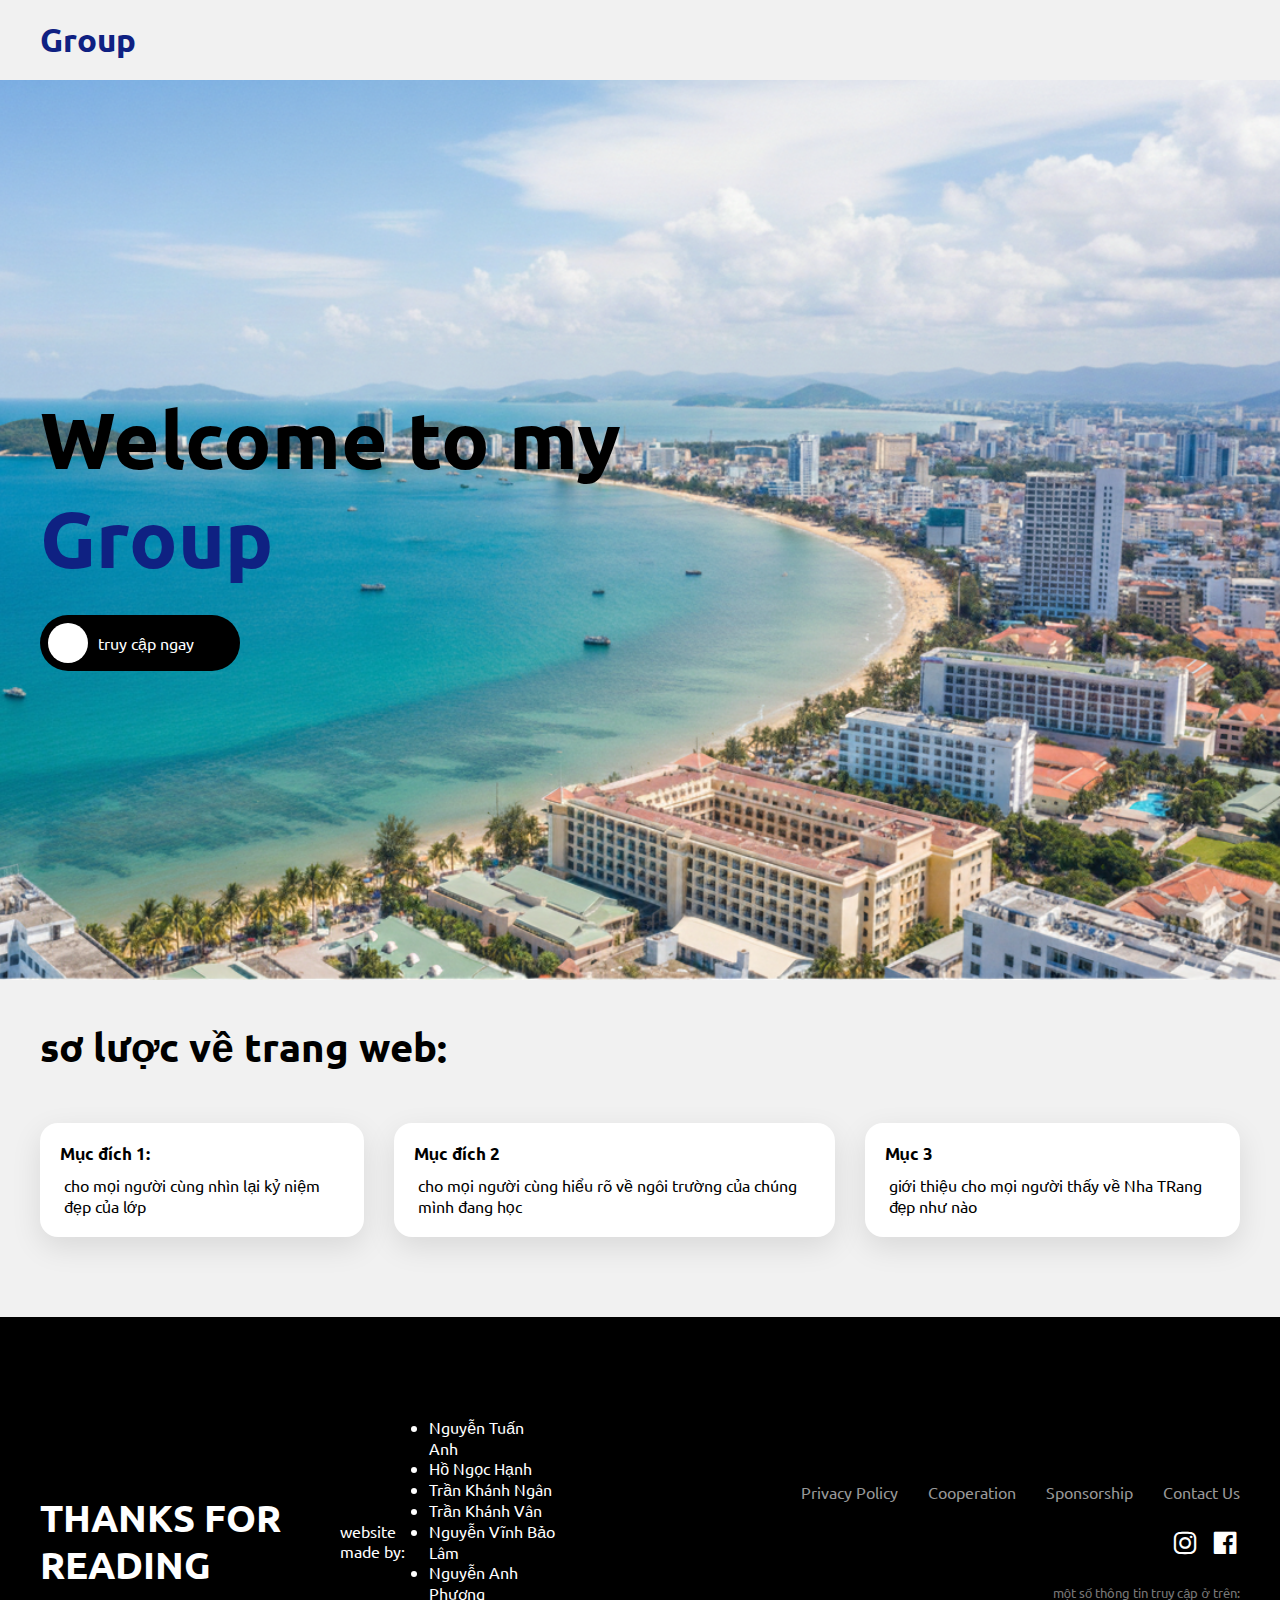
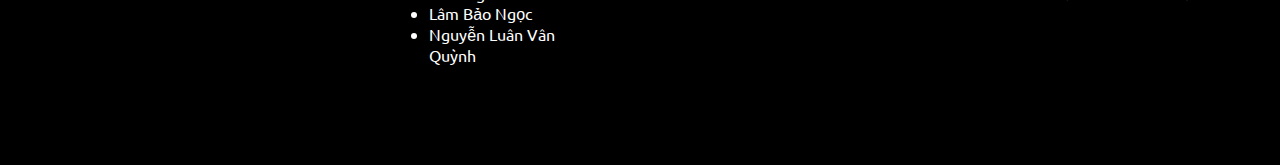
<file: index.html>
<!doctype html>
<html lang="en">
  <head>
    <meta charset="UTF-8" />
    <meta name="viewport" content="width=device-width, initial-scale=1.0" />
    <link
      href="https://unpkg.com/boxicons@2.1.4/css/boxicons.min.css"
      rel="stylesheet"
    />
    <link rel="stylesheet" href="style1.css" />
    <title>trang chủ</title>
  </head>

  <body>
    <nav>
      <a href="#" class="logo">Group</a>
    </nav>
    <header>
      <div class="left">
        <h1>Welcome to my <span>Group</span></h1>
        <br />
        <div style="height: 8px"></div>
        <a href="./Nha Trang.html">
          <i class="bx bx-cursor-click bx-rotate-90"></i>
          <span>truy cập ngay</span>
        </a>
      </div>
    </header>

    <h2 class="separator">sơ lược về trang web:</h2>

    <div class="sell-nft">
      <div class="item">
        <div class="header">
          <h5>Mục đích 1:</h5>
        </div>
        <p>cho mọi người cùng nhìn lại kỷ niệm đẹp của lớp</p>
      </div>
      <div class="item">
        <div class="header">
          <h5>Mục đích 2</h5>
        </div>
        <p>cho mọi người cùng hiểu rõ về ngôi trường của chúng mình đang học</p>
      </div>
      <div class="item">
        <div class="header">
          <h5>Mục 3</h5>
        </div>
        <p>giới thiệu cho mọi người thấy về Nha TRang đẹp như nào</p>
      </div>
    </div>

    <footer>
      <h3>THANKS FOR READING</h3>
      <p>website made by:</p>
      <ul>
        <li>Nguyễn Tuấn Anh</li>
        <li>Hồ Ngọc Hạnh</li>
        <li>Trần Khánh Ngân</li>
        <li>Trần Khánh Vân</li>
        <li>Nguyễn Vĩnh Bảo Lâm</li>
        <li>Nguyễn Anh Phương</li>
        <li>Lâm Bảo Ngọc</li>
        <li>Nguyễn Luân Vân Quỳnh</li>
      </ul>
      <div class="right">
        <div class="links">
          <a href="#">Privacy Policy</a>
          <a href="#">Cooperation</a>
          <a href="#">Sponsorship</a>
          <a href="#">Contact Us</a>
        </div>
        <div class="social">
          <i class="bx bxl-instagram"></i>
          <i class="bx bxl-facebook-square"></i>
        </div>
        <p>một số thông tin truy cập ở trên:</p>
      </div>
    </footer>
  </body>
</html>
</file>
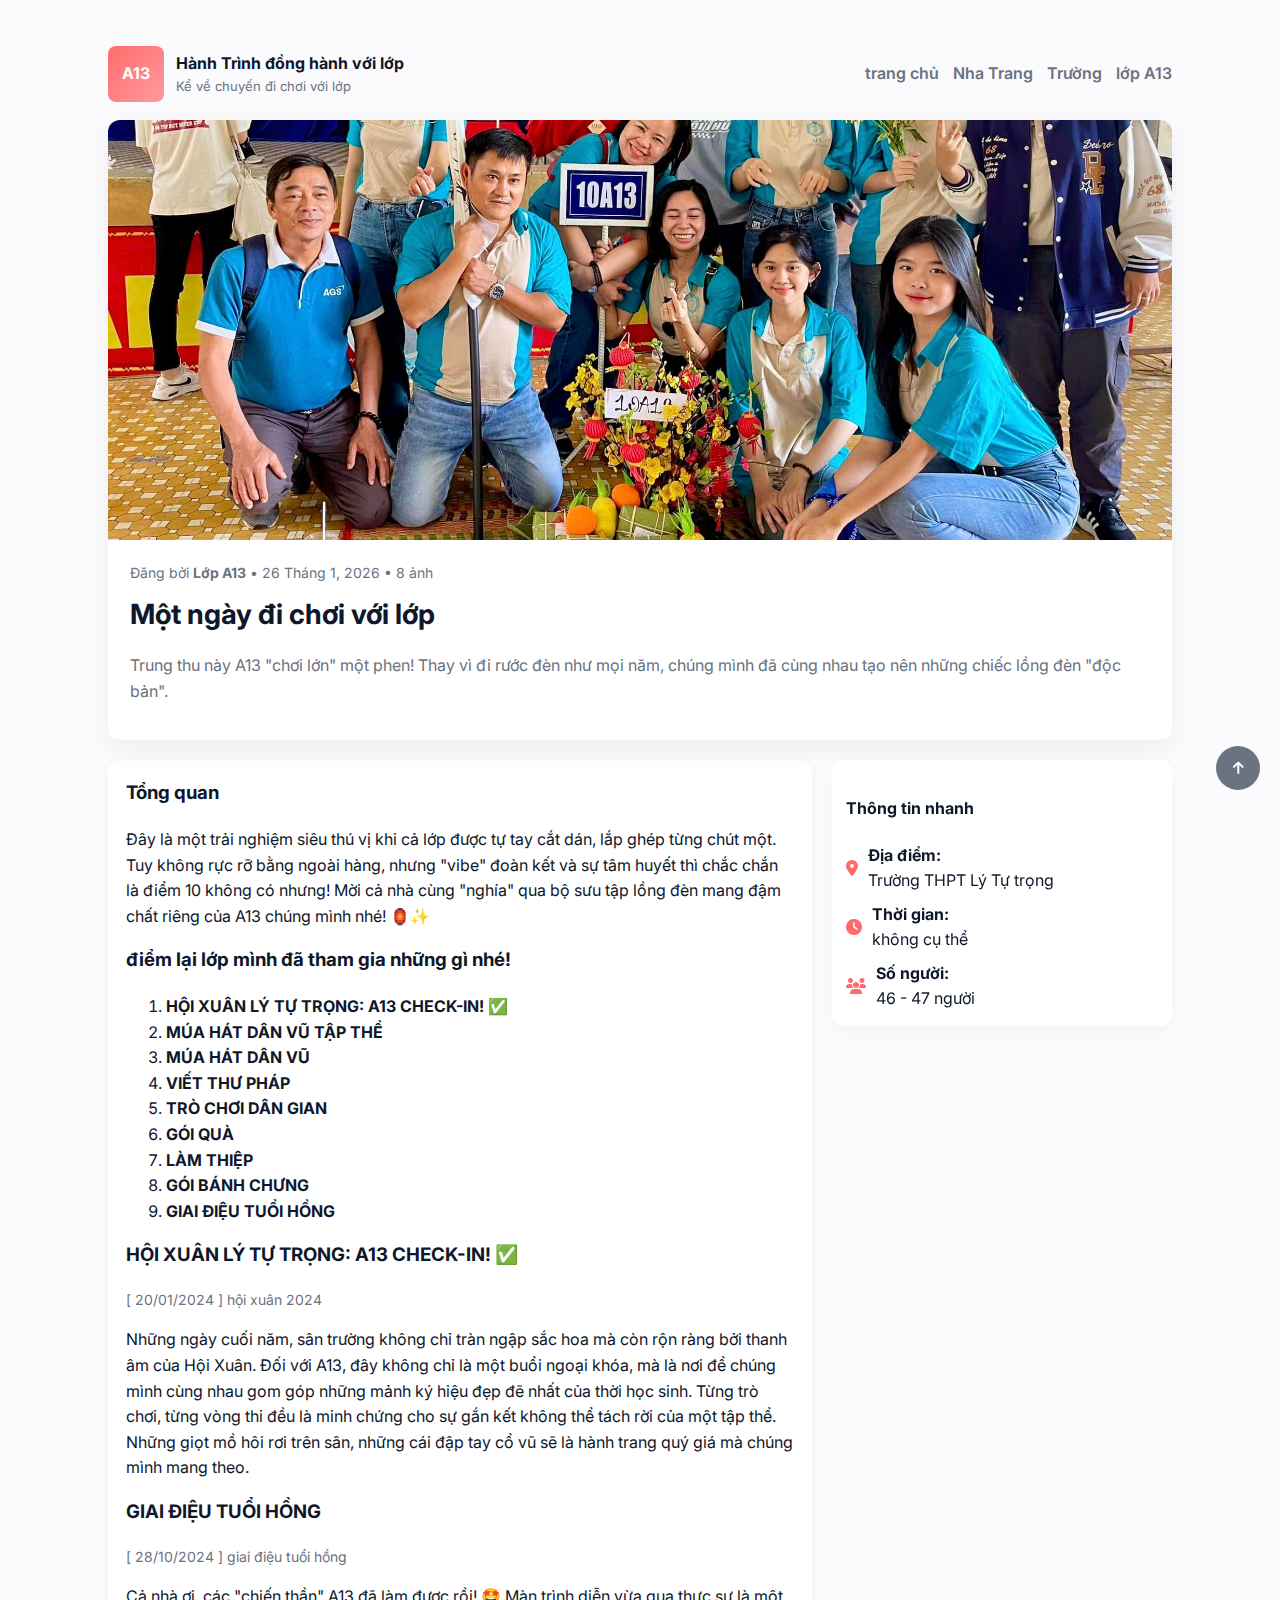
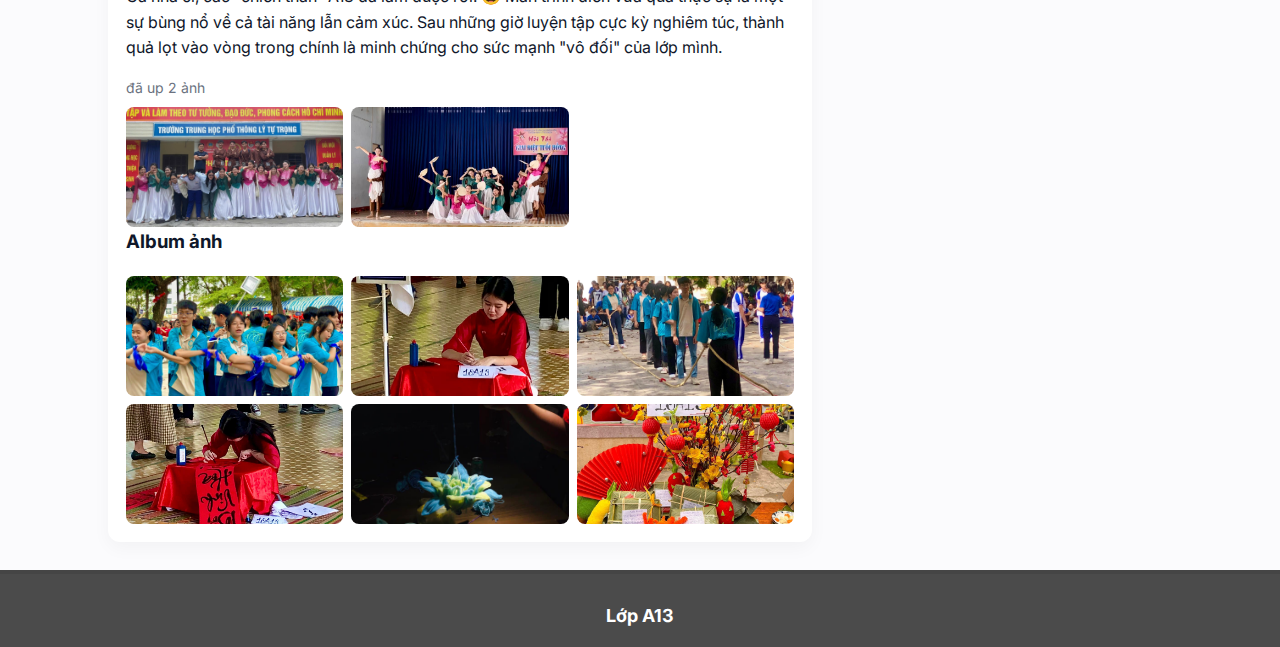
<file: lớp.html>
<!doctype html>
<html lang="vi">
<head>
  <meta charset="utf-8" />
  <meta name="viewport" content="width=device-width, initial-scale=1" />
  <title>lớp A13</title>
  <link rel="preconnect" href="https://fonts.googleapis.com">
  <link rel="preconnect" href="https://fonts.gstatic.com" crossorigin>
  <link href="https://fonts.googleapis.com/css2?family=Inter:wght@300;400;600;700&display=swap" rel="stylesheet">
  <link rel="stylesheet" href="https://cdnjs.cloudflare.com/ajax/libs/font-awesome/6.5.0/css/all.min.css" crossorigin="anonymous" referrerpolicy="no-referrer" />
  <meta name="description" content="Kể lại chuyến đi chơi với lớp">
  <link rel="stylesheet" href="style.css">
</head>
<body>
  <div class="wrap">
    <header>
      <div class="brand">
        <div class="logo">A13</div>
        <div>
          <div style="font-weight:700">Hành Trình đồng hành với lớp</div>
          <div style="font-size:13px;color:var(--muted)">Kể về chuyến đi chơi với lớp</div>
        </div>
      </div>
      <nav>
        <ul>
          <li><a href="./index.html">trang chủ</a></li>
          <li><a href="./Nha Trang.html">Nha Trang</a></li>
          <li><a href="./TIN/trang web.html">Trường</a></li>
          <li><a href="#">lớp A13</a></li>
        </ul>
      </nav>
    </header>

    <section class="hero">
      <div class="image" role="img" aria-label="ảnh lớp"></div>
      <a href="#hero" class="hero-open" aria-label="Mở ảnh lớp">Mở ảnh</a>

      <div class="content">
        <div class="meta">Đăng bởi <strong>Lớp A13</strong> • 26 Tháng 1, 2026 • 8 ảnh</div>
        <h1 class="title">Một ngày đi chơi với lớp</h1>
        <p class="lead">Trung thu này A13 "chơi lớn" một phen! Thay vì đi rước đèn như mọi năm, chúng mình đã cùng nhau tạo nên những chiếc lồng đèn "độc bản".</p>
      </div>
    </section>

    <div class="layout">
      <article>
        <section class="section">
          <h3>Tổng quan</h3>
          <p>Đây là một trải nghiệm siêu thú vị khi cả lớp được tự tay cắt dán, lắp ghép từng chút một. Tuy không rực rỡ bằng ngoài hàng, nhưng "vibe" đoàn kết và sự tâm huyết thì chắc chắn là điểm 10 không có nhưng! Mời cả nhà cùng "nghía" qua bộ sưu tập lồng đèn mang đậm chất riêng của A13 chúng mình nhé! 🏮✨</p>
        </section>

        <section class="section">
          <h3>điểm lại lớp mình đã tham gia những gì nhé!</h3>
          <ol>
            <li><strong>HỘI XUÂN LÝ TỰ TRỌNG: A13 CHECK-IN! ✅</strong></li>
            <li><strong>MÚA HÁT DÂN VŨ TẬP THỂ</strong></li>
            <li><strong>MÚA HÁT DÂN VŨ</strong></li>
            <li><strong>VIẾT THƯ PHÁP</strong></li>
            <li><strong>TRÒ CHƠI DÂN GIAN</strong></li>
            <li><strong>GÓI QUÀ</strong></li> 
            <li><strong>LÀM THIỆP</strong></li>
            <li><strong>GÓI BÁNH CHƯNG</strong></li>
            <li><strong>GIAI ĐIỆU TUỔI HỒNG</strong></li>
          </ol>
        </section>

        <section class="section">
          <h3>HỘI XUÂN LÝ TỰ TRỌNG: A13 CHECK-IN! ✅</h3>
          <div class="meta">[ 20/01/2024 ]  hội xuân 2024</div>
          <p>Những ngày cuối năm, sân trường không chỉ tràn ngập sắc hoa mà còn rộn ràng bởi thanh âm của Hội Xuân. Đối với A13, đây không chỉ là một buổi ngoại khóa, mà là nơi để chúng mình cùng nhau gom góp những mảnh ký hiệu đẹp đẽ nhất của thời học sinh.
Từng trò chơi, từng vòng thi đều là minh chứng cho sự gắn kết không thể tách rời của một tập thể. Những giọt mồ hôi rơi trên sân, những cái đập tay cổ vũ sẽ là hành trang quý giá mà chúng mình mang theo.
</p>
        </section>

        <section class="section">
          <h3>GIAI ĐIỆU TUỔI HỒNG</h3>
          <div class="meta">[ 28/10/2024 ]  giai điệu tuổi hồng</div>
          <p>Cả nhà ơi, các "chiến thần" A13 đã làm được rồi! 🤩 Màn trình diễn vừa qua thực sự là một sự bùng nổ về cả tài năng lẫn cảm xúc. Sau những giờ luyện tập cực kỳ nghiêm túc, thành quả lọt vào vòng trong chính là minh chứng cho sức mạnh "vô đối" của lớp mình.</p>
          <div class="meta">đã up 2 ảnh</div>
          <div class="gallery">
            <a href="#g1"><img src="./anh lop 1.jpg" alt="Anh lớp 1"></a>
            <a href="#g2"><img src="./anh lop 2.jpg" alt="Anh lớp 2"></a>
          </div>
        </section>

        <section class="section">
          <h3>Album ảnh</h3>
          <div class="gallery">
            <a href="#a1"><img src="anh toan bo/dan vu 1.jpg" alt="ảnh1"></a>
            <a href="#a2"><img src="anh toan bo/thu phap 1.jpg" alt="ảnh2"></a>
            <a href="#a3"><img src="anh toan bo/hoi xuan.jpg" alt="ảnh3"></a>
            <a href="#a4"><img src="anh toan bo/thu phap.jpg" alt="ảnh4"></a>
            <a href="#a5"><img src="anh toan bo/long den.jpg" alt="ảnh5"></a>
            <a href="#a6"><img src="anh toan bo/mam co.jpg" alt="ảnh6"></a>
          </div>
        </section>
      </article>

      <aside>
        <div class="card" style="margin-bottom:14px">
          <h4>Thông tin nhanh</h4>
          <div class="fact"><i class="fa-solid fa-location-dot" style="color:var(--accent)"></i><div><strong>Địa điểm:</strong><br>Trường THPT Lý Tự trọng</div></div>
          <div style="height:8px"></div>
          <div class="fact"><i class="fa-solid fa-clock" style="color:var(--accent)"></i><div><strong>Thời gian:</strong><br>không cụ thể</div></div>
          <div style="height:8px"></div>
          <div class="fact"><i class="fa-solid fa-users" style="color:var(--accent)"></i><div><strong>Số người:</strong><br>46 - 47 người </div></div>
        </div>

        
            <div id="joinMsg" style="margin-top:8px;color:var(--muted);font-size:14px"></div>
          </form>
        </div>
      </aside>
    </div>

    <footer>
    <div class="site-footer">
      <div class="inner">
        <div class="footer-info">
          <h4>Lớp A13</h4>
        </div>
      </div>
    </div>
    <div class="to-top" title="Lên đầu trang" onclick="window.scrollTo({top:0,behavior:'smooth'})"><i class="fa-solid fa-arrow-up"></i></div>
  </footer>
  
  </div>
  <div id="lb-templates" style="display:none">
  </div>
  <div id="hero-modal" class="lb-css" aria-hidden="true" data-lb-id="hero">
    <button class="lb-close" aria-label="Đóng (Esc)"><i class="fa-solid fa-xmark"></i></button>
    <div class="lb-inner">
      <img src="./ảnh lớp.jpg" alt="Ảnh lớp (hero)">
      <div class="lb-caption">Ảnh lớp</div>
   
    </div>
  </div>

  <div id="g1-modal" class="lb-css" aria-hidden="true" data-lb-id="g1">
    <button class="lb-close" aria-label="Đóng (Esc)"><i class="fa-solid fa-xmark"></i></button>
    <div class="lb-inner">
      <img src="./anh lop 1.jpg" alt="Ảnh lớp 1">
      <div class="lb-caption">kỷ niệm sau giai điệu tuổi hồng!</div>
    </div>
  </div>

  <div id="g2-modal" class="lb-css" aria-hidden="true" data-lb-id="g2">
    <button class="lb-close" aria-label="Đóng (Esc)"><i class="fa-solid fa-xmark"></i></button>
    <div class="lb-inner">
      <img src="./anh lop 2.jpg" alt="Ảnh lớp 2">
      <div class="lb-caption">các bạn đều làm rất tốt!</div>
    </div>
  </div>

  <div id="a1-modal" class="lb-css" aria-hidden="true" data-lb-id="a1">
    <button class="lb-close" aria-label="Đóng (Esc)"><i class="fa-solid fa-xmark"></i></button>
    <div class="lb-inner">
      <img src="anh toan bo/dan vu 1.jpg" alt="ảnh1">    
    </div>
  </div>

  <div id="a2-modal" class="lb-css" aria-hidden="true" data-lb-id="a2">
    <button class="lb-close" aria-label="Đóng (Esc)"><i class="fa-solid fa-xmark"></i></button>
    <div class="lb-inner">
      <img src="anh toan bo/thu phap 1.jpg" alt="ảnh2">
    </div>
  </div>

  <div id="a3-modal" class="lb-css" aria-hidden="true" data-lb-id="a3">
    <button class="lb-close" aria-label="Đóng (Esc)"><i class="fa-solid fa-xmark"></i></button>
    <div class="lb-inner">
      <img src="anh toan bo/hoi xuan.jpg" alt="ảnh3">
    </div>
  </div>

  <div id="a4-modal" class="lb-css" aria-hidden="true" data-lb-id="a4">
    <button class="lb-close" aria-label="Đóng (Esc)"><i class="fa-solid fa-xmark"></i></button>
    <div class="lb-inner">
      <img src="anh toan bo/thu phap.jpg" alt="ảnh4">
    </div>
  </div>

  <div id="a5-modal" class="lb-css" aria-hidden="true" data-lb-id="a5">
    <button class="lb-close" aria-label="Đóng (Esc)"><i class="fa-solid fa-xmark"></i></button>
    <div class="lb-inner">
      <img src="anh toan bo/long den.jpg" alt="ảnh5">
    </div>
  </div>

  <div id="a6-modal" class="lb-css" aria-hidden="true" data-lb-id="a6">
    <button class="lb-close" aria-label="Đóng (Esc)"><i class="fa-solid fa-xmark"></i></button>
    <div class="lb-inner">
      <img src="anh toan bo/mam co.jpg" alt="ảnh6">
    </div>
  </div>

  <script>
  (function(){
    function getModalForId(id) {
      if (!id) return null;
      return document.querySelector('#' + id + '-modal');
    }
    function openModal(modal) {
      if (!modal) return;
      modal.classList.add('open');
      modal.setAttribute('aria-hidden', 'false');
      document.body.style.overflow = 'hidden';
      const close = modal.querySelector('.lb-close');
      if (close) close.focus();
    }

    function closeModal(modal) {
      if (!modal) return;
      modal.classList.remove('open');
      modal.setAttribute('aria-hidden', 'true');
      document.body.style.overflow = '';
    }

    function closeAllModals() {
      document.querySelectorAll('.lb-css.open').forEach(m => closeModal(m));
    }


    document.addEventListener('click', function(e){
      const a = e.target.closest('a[href^="#"]');
      if (!a) return;
      const href = a.getAttribute('href');
      if (!href || href === '#') return; 

      const id = href.slice(1); 
      const modal = getModalForId(id);
      if (modal) {
        e.preventDefault(); 
        openModal(modal);
      } else {
      
        const target = document.querySelector(href);
        if (target) {
          e.preventDefault();
          target.scrollIntoView({behavior:'smooth'});
          history.replaceState(null, '', href);
        }
      }
    });

    // Close buttons
    document.querySelectorAll('.lb-close').forEach(btn => {
      btn.addEventListener('click', function(e){
        e.preventDefault();//ngăn trang web nhảy lên đầu
        
        const modal = btn.closest('.lb-css');
        closeModal(modal);
      });
    });

    // Click overlay (click on .lb-css outside .lb-inner) closes
    document.querySelectorAll('.lb-css').forEach(modal => {
      modal.addEventListener('click', function(e){
        if (e.target === modal) closeModal(modal);
      });
    });

    // Keyboard: Esc to close, Arrow keys to navigate (optional)
    document.addEventListener('keydown', function(e){
      const openModalEl = document.querySelector('.lb-css.open');
      if (!openModalEl) return;
      if (e.key === 'Escape') {
        closeModal(openModalEl);
      } else if (e.key === 'ArrowRight' || e.key === ' ') {
        // optional: go to next image if exists
        // find next by ordering anchors in page that map to modals
        const id = openModalEl.getAttribute('data-lb-id');
        const anchors = Array.from(document.querySelectorAll('a[href^="#"]')).map(a => a.getAttribute('href')?.slice(1)).filter(Boolean);
        const idx = anchors.indexOf(id);
        if (idx !== -1) {
          const nextId = anchors[(idx + 1) % anchors.length];
          const nextModal = getModalForId(nextId);
          if (nextModal) {
            closeModal(openModalEl);
            openModal(nextModal);
          }
        }
      } else if (e.key === 'ArrowLeft') {
        const id = openModalEl.getAttribute('data-lb-id');
        const anchors = Array.from(document.querySelectorAll('a[href^="#"]')).map(a => a.getAttribute('href')?.slice(1)).filter(Boolean);
        const idx = anchors.indexOf(id);
        if (idx !== -1) {
          const prevId = anchors[(idx - 1 + anchors.length) % anchors.length];
          const prevModal = getModalForId(prevId);
          if (prevModal) {
            closeModal(openModalEl);
            openModal(prevModal);
          }
        }
      }
    });

    // Prevent focus outline weirdness when opening via mouse (optional)
    document.addEventListener('pointerdown', () => document.body.classList.add('using-pointer'));
  })();
  </script>
</body>
</html>
</file>
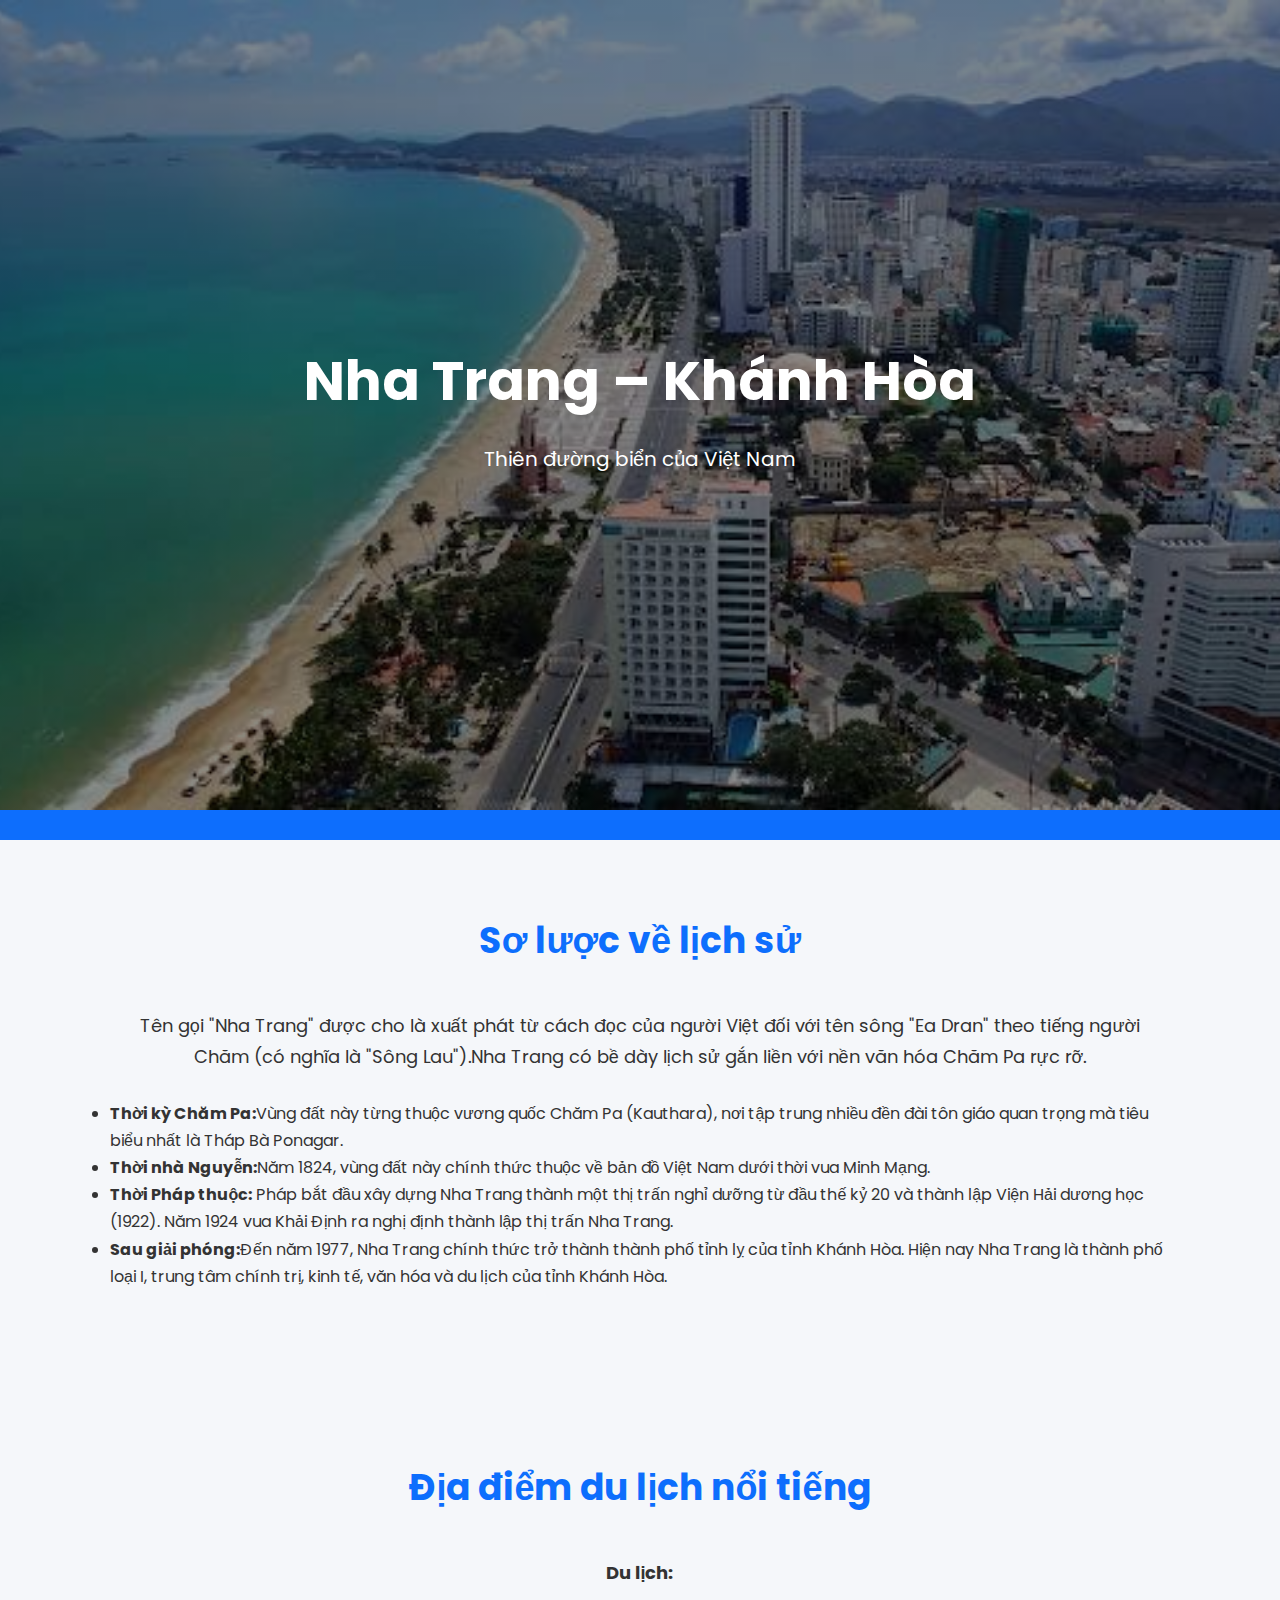
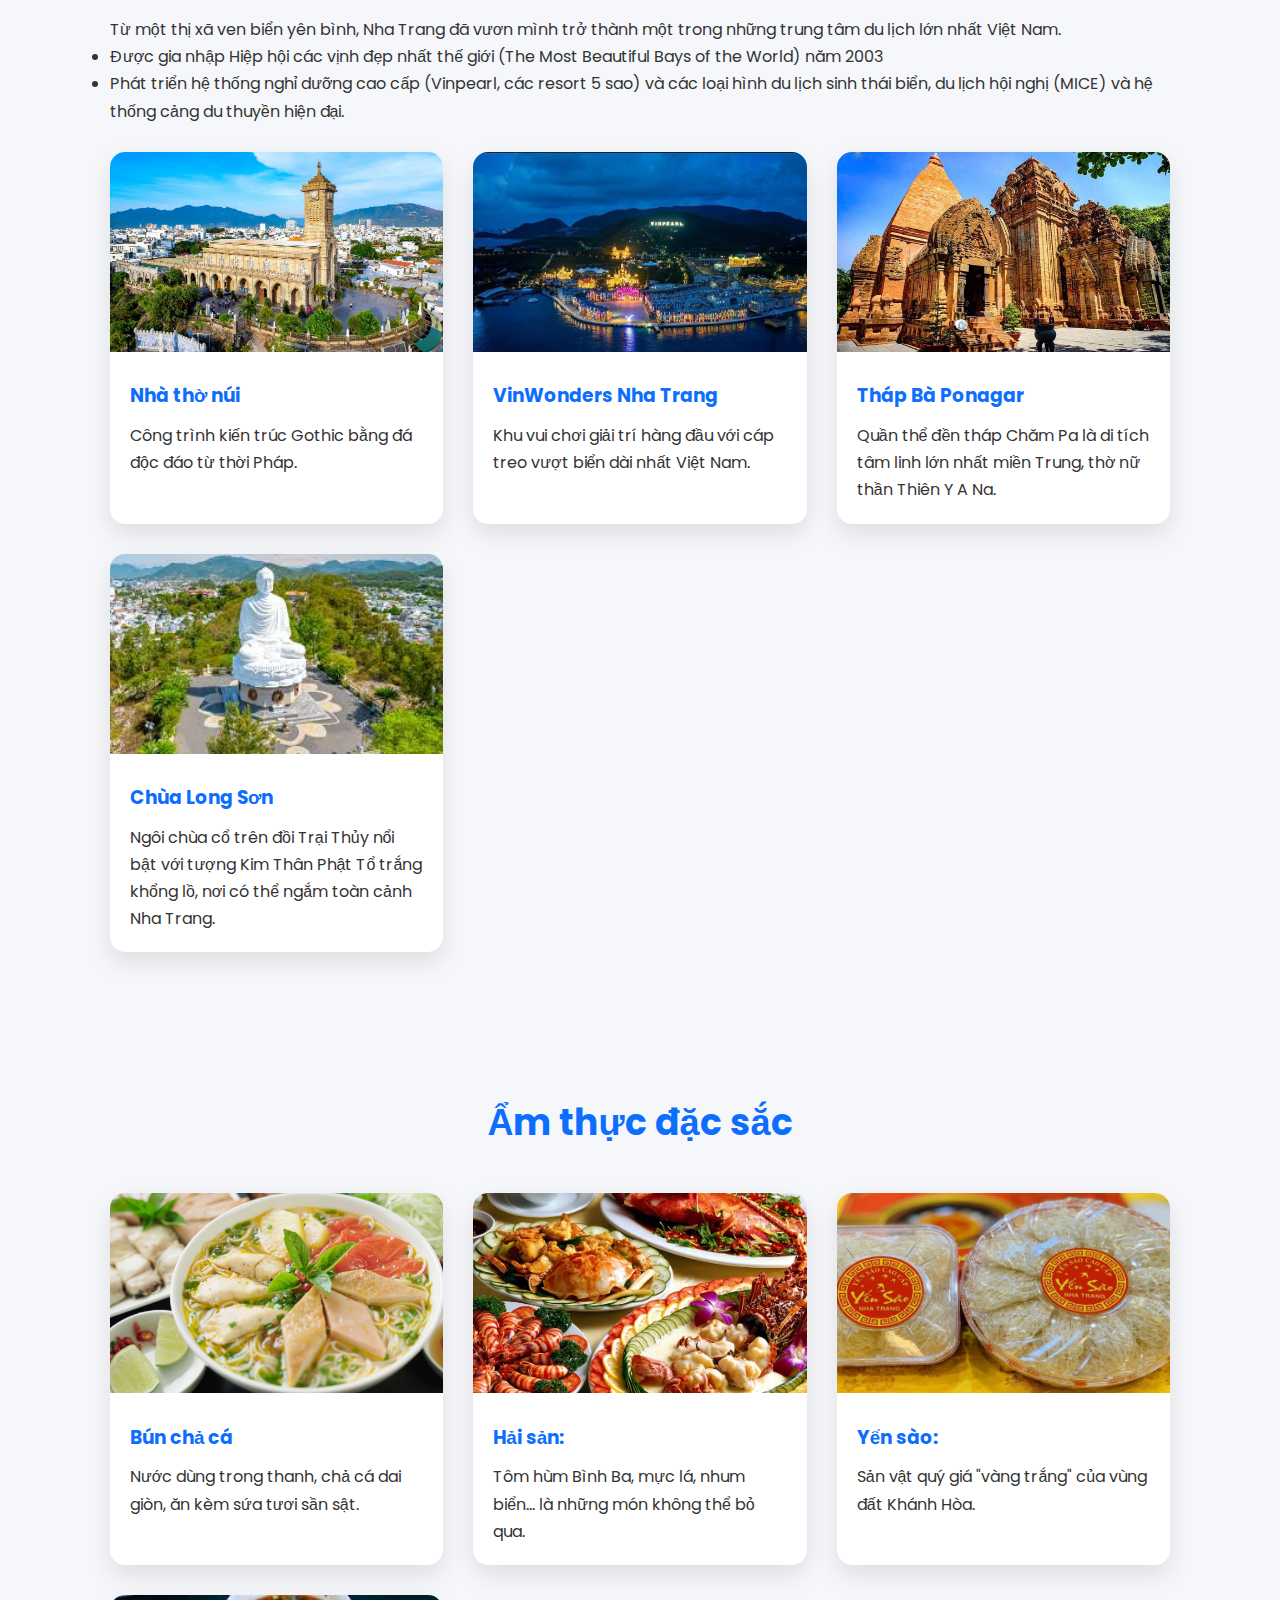
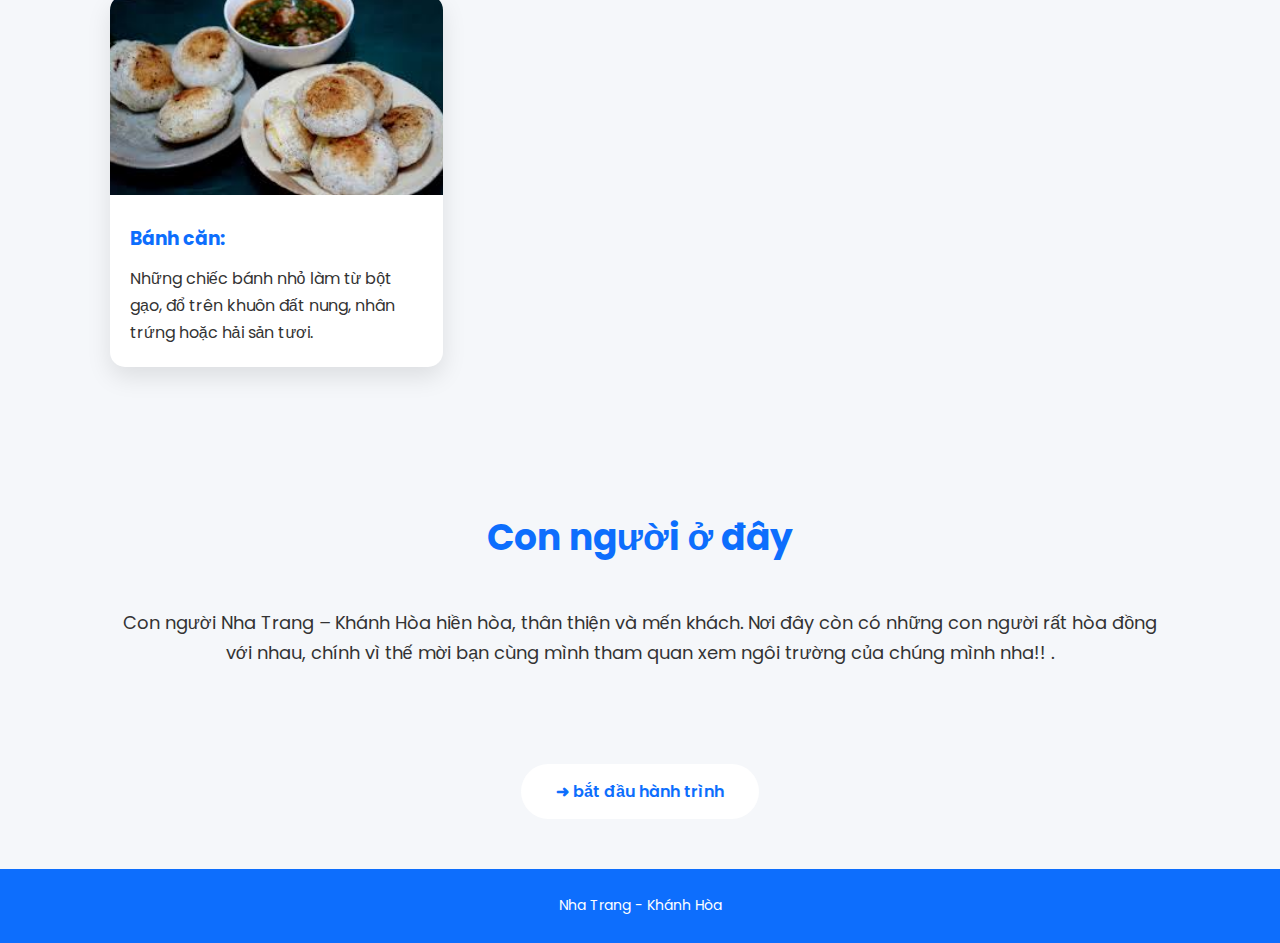
<file: Nha Trang.html>
<!doctype html>
<html lang="vi">
  <head>
    <meta charset="UTF-8" />
    <title>Nha Trang - Khánh Hòa</title>
    <meta name="viewport" content="width=device-width, initial-scale=1.0" />
    <link rel="stylesheet" href="style2.css" />

    <!-- Google Font -->
    <link
      href="https://fonts.googleapis.com/css2?family=Poppins:wght@300;400;600;700&display=swap"
      rel="stylesheet"
    />
  </head>

  <body>
    <header>
      <div>
        <h1>Nha Trang – Khánh Hòa</h1>
        <p>Thiên đường biển của Việt Nam</p>
      </div>
    </header>

    <nav></nav>

    <section id="gioithieu">
      <h2>Sơ lược về lịch sử</h2>
      <p class="intro">
        Tên gọi "Nha Trang" được cho là xuất phát từ cách đọc của người Việt đối
        với tên sông "Ea Dran" theo tiếng người Chăm (có nghĩa là "Sông
        Lau").Nha Trang có bề dày lịch sử gắn liền với nền văn hóa Chăm Pa rực
        rỡ.
      </p>
      <br />
      <ul>
        <li>
          <strong>Thời kỳ Chăm Pa:</strong>Vùng đất này từng thuộc vương quốc
          Chăm Pa (Kauthara), nơi tập trung nhiều đền đài tôn giáo quan trọng mà
          tiêu biểu nhất là Tháp Bà Ponagar.
        </li>
        <li>
          <strong>Thời nhà Nguyễn:</strong>Năm 1824, vùng đất này chính thức
          thuộc về bản đồ Việt Nam dưới thời vua Minh Mạng.
        </li>
        <li>
          <strong>Thời Pháp thuộc:</strong> Pháp bắt đầu xây dựng Nha Trang
          thành một thị trấn nghỉ dưỡng từ đầu thế kỷ 20 và thành lập Viện Hải
          dương học (1922). Năm 1924 vua Khải Định ra nghị định thành lập thị
          trấn Nha Trang.
        </li>
        <li>
          <strong>Sau giải phóng:</strong>Đến năm 1977, Nha Trang chính thức trở
          thành thành phố tỉnh lỵ của tỉnh Khánh Hòa. Hiện nay Nha Trang là
          thành phố loại I, trung tâm chính trị, kinh tế, văn hóa và du lịch của
          tỉnh Khánh Hòa.
        </li>
      </ul>
      <br />
    </section>

    <section id="diadiem">
      <h2>Địa điểm du lịch nổi tiếng</h2>
      <p class="intro"><strong>​Du lịch:</strong></p>
      <br />
      <p class="container">
        Từ một thị xã ven biển yên bình, Nha Trang đã vươn mình trở thành một
        trong những trung tâm du lịch lớn nhất Việt Nam.
      </p>
      <ul>
        <li>
          ​Được gia nhập Hiệp hội các vịnh đẹp nhất thế giới (The Most Beautiful
          Bays of the World) năm 2003
        </li>
        <li>
          ​Phát triển hệ thống nghỉ dưỡng cao cấp (Vinpearl, các resort 5 sao)
          và các loại hình du lịch sinh thái biển, du lịch hội nghị (MICE) và hệ
          thống cảng du thuyền hiện đại.
        </li>
      </ul>
      <br />

      <div class="grid">
        <div class="card">
          <img src="anh toan bo/nhà thờ nuiis.jpg" />
          <div class="content">
            <h3>Nhà thờ núi</h3>
            <p>Công trình kiến trúc Gothic bằng đá độc đáo từ thời Pháp.</p>
          </div>
        </div>
        <div class="card">
          <img src="anh toan bo/vinpearl.jpg" />
          <div class="content">
            <h3>VinWonders Nha Trang</h3>
            <p>
              Khu vui chơi giải trí hàng đầu với cáp treo vượt biển dài nhất
              Việt Nam.
            </p>
          </div>
        </div>

        <div class="card">
          <img src="anh toan bo/thap ba ponagar.webp" />
          <div class="content">
            <h3>Tháp Bà Ponagar</h3>
            <p>
              Quần thể đền tháp Chăm Pa là di tích tâm linh lớn nhất miền Trung,
              thờ nữ thần Thiên Y A Na.
            </p>
          </div>
        </div>

        <div class="card">
          <img src="anh toan bo/chua long son.jpg" />
          <div class="content">
            <h3>Chùa Long Sơn</h3>
            <p>
              Ngôi chùa cổ trên đồi Trại Thủy nổi bật với tượng Kim Thân Phật Tổ
              trắng khổng lồ, nơi có thể ngắm toàn cảnh Nha Trang.
            </p>
          </div>
        </div>
      </div>
    </section>

    <section id="amthuc">
      <h2>Ẩm thực đặc sắc</h2>

      <div class="grid">
        <div class="card">
          <img src="anh toan bo/bún cá nha trang.jpg" />
          <div class="content">
            <h3>Bún chả cá</h3>
            <p>
              Nước dùng trong thanh, chả cá dai giòn, ăn kèm sứa tươi sần sật.
            </p>
          </div>
        </div>
        <div class="card">
          <img src="anh toan bo/hải sản.jpg" />
          <div class="content">
            <h3>Hải sản:</h3>
            <p>
              Tôm hùm Bình Ba, mực lá, nhum biển... là những món không thể bỏ
              qua.
            </p>
          </div>
        </div>

        <div class="card">
          <img src="anh toan bo/yến sào Nha Trang.jpg" />
          <div class="content">
            <h3>Yến sào:</h3>
            <p>Sản vật quý giá "vàng trắng" của vùng đất Khánh Hòa.</p>
          </div>
        </div>

        <div class="card">
          <img src="anh toan bo/bánh căn Nha Trang.jpg" />
          <div class="content">
            <h3>Bánh căn:</h3>
            <p>
              Những chiếc bánh nhỏ làm từ bột gạo, đổ trên khuôn đất nung, nhân
              trứng hoặc hải sản tươi.
            </p>
          </div>
        </div>
      </div>
    </section>

    <section id="vanhoa">
      <h2>Con người ở đây</h2>
      <p class="intro">
        Con người Nha Trang – Khánh Hòa hiền hòa, thân thiện và mến khách. Nơi
        đây còn có những con người rất hòa đồng với nhau, chính vì thế mời bạn
        cùng mình tham quan xem ngôi trường của chúng mình nha!! .
      </p>
    </section>
    <a href="./TIN/trang web.html" class="next-page-btn">
      ➜ bắt đầu hành trình</a
    >

    <footer>
      <p>Nha Trang - Khánh Hòa</p>
    </footer>
  </body>
</html>
</file>
<file: style1.css>
@import url("https://fonts.googleapis.com/css2?family=Ubuntu:wght@300;400;500;700&display=swap");
header {
  min-height: 100vh; /* full màn hình */
  background-image: url("./ảnh nền.png"); /* <-- đường dẫn ảnh */
  background-size: cover;
  background-position: center right; /* dịch sang phải giống ảnh gốc */
  background-repeat: no-repeat;
  overflow: hidden;
}
* {
  margin: 0;
  padding: 0;
  box-sizing: border-box;
  font-family: "Ubuntu", sans-serif;
}

a {
  text-decoration: none;
  color: #000;
}

img {
  object-fit: cover;
}

body {
  background-color: #f1f1f1;
}

nav {
  padding: 0 80px;
  display: flex;
  align-items: center;
  justify-content: space-between;
  height: 80px;
}

nav a {
  font-size: 33px;
  color: #0f2182;
  font-weight: 600;
}

nav a:not(:last-child) {
  margin-right: 20px;
}

header {
  padding: 0 80px;
  height: calc(100vh - 80px);
  display: flex;
  align-items: center;
  justify-content: space-between;
}

header .left {
  width: 700px;
}

header .left h1 {
  font-size: 80px;
}

header .left h1 span {
  color: #0f2182;
}

header .left a {
  display: flex;
  align-items: center;
  background: #000;
  width: 200px;
  padding: 8px;
  border-radius: 60px;
}
header .left a i {
  display: inline-flex; /* giúp căn icon ở giữa */
  align-items: center;
  justify-content: center;
  width: 40px; /* vòng tròn cố định */
  height: 40px;
  background-color: #fff;
  font-size: 20px; /* kích thước glyph */
  border-radius: 50%;
  color: #000; /* màu icon (bên trong vòng trắng) */
  box-sizing: border-box;
}

header .left a span {
  color: #fff;
  margin-left: 10px;
}

h2.separator {
  padding: 0 80px;
  font-size: 40px;
  margin-top: 40px;
}

.sell-nft {
  padding: 0 80px;
  margin: 50px 0 80px;
  display: flex;
  justify-content: space-between;
  gap: 30px;
}

.sell-nft .item {
  padding: 20px;
  background: #fff;
  border-radius: 18px;
  box-shadow: 0 10px 30px rgba(0, 0, 0, 0.1);
  transition: all 0.3s ease;
}

.sell-nft .item:hover {
  box-shadow: none;
}

.sell-nft .item .header {
  display: flex;
  align-items: center;
  gap: 10px;
}

.sell-nft .item .header i {
  font-size: 40px;
}

.sell-nft .item .header h5 {
  font-size: 17px;
}

.sell-nft .item p {
  margin-top: 10px;
  padding: 0 4px;
}

footer {
  background-color: #000;
  color: #fff;
  padding: 100px 80px;
  display: flex;
  align-items: center;
  justify-content: space-between;
}

footer h3 {
  font-size: 48px;
}

footer .right {
  width: 80%;
  display: flex;
  flex-direction: column;
  align-items: flex-end;
  gap: 26px;
}

footer .right .links {
  display: flex;
  gap: 30px;
}

footer .right .links a {
  color: #989898;
  transition: color 0.3s ease;
}

footer .right .links a:hover {
  color: #fff;
}

footer .right .social {
  display: flex;
  align-items: center;
  gap: 10px;
}

footer .right .social i {
  font-size: 30px;
  cursor: pointer;
  transition: color 0.3s ease;
}

footer .right .social i:hover {
  color: #304ffe;
}

footer .right p {
  font-size: 13px;
  color: #777;
}

@media screen and (max-width: 1400px) {
  nav,
  header,
  h2.separator,
  .sell-nft {
    padding: 0 40px;
  }

  footer {
    padding: 100px 40px;
  }

  footer h3 {
    font-size: 38px;
  }
}

@media screen and (max-width: 1200px) {
  header .left h1 {
    font-size: 48px;
  }

  h2.separator {
    font-size: 34px;
  }

  .sell-nft .item .header i {
    font-size: 36px;
  }

  .sell-nft .item .header h5 {
    font-size: 15px;
  }

  .sell-nft .item p {
    font-size: 13px;
  }

  footer .links a {
    font-size: 15px;
  }
}

@media screen and (max-width: 992px) {
  nav a.logo {
    font-size: 28px;
  }

  header {
    flex-direction: column-reverse;
    height: auto;
    margin-bottom: 60px;
  }

  .sell-nft {
    flex-wrap: wrap;
    gap: 20px;
  }

  .sell-nft .item {
    width: 48%;
  }

  footer {
    flex-direction: column;
    padding: 60px 40px;
  }

  footer h3 {
    margin-bottom: 40px;
    font-size: 32px;
  }

  footer .right {
    width: 100%;
    align-items: center;
  }
}

@media screen and (max-width: 768px) {
  nav,
  header,
  h2.separator {
    padding: 0 20px;
  }

  header .left h1 {
    font-size: 36px;
  }

  header .left p {
    font-size: 14px;
  }

  header .left a {
    padding: 6px;
    width: 160px;
    font-size: 14px;
  }

  header .left a i {
    padding: 6px;
  }

  h2.separator {
    font-size: 30px;
  }

  footer {
    padding: 40px 20px;
  }
}

@media screen and (max-width: 576px) {
  header .left h1 {
    font-size: 30px;
  }

  .sell-nft .item {
    width: 100%;
  }
}
@keyframes apper {
  from {
    opacity: 0;
    scale: 0.5;
  }
  to {
    opacity: 1;
    scale: 1;
  }
}
header .left h1,
h2.separator,
.sell-nft,
footer {
  animation: apper 1s linear;
  animation-timeline: view();
  animation-range: entry 0% cover 20%;
}
header .left h1 {
  animation: apper 1s linear;
}
</file>
<file: style.css>
:root {
  --accent: #ff6b6b;
  --muted: #6b7280;
  --bg: #fbfbfd;
  --card: #fff;
  --maxw: 1100px;
}
* {
  box-sizing: border-box;
}
body {
  font-family: Inter, system-ui, -apple-system, "Segoe UI", Roboto, Arial;
  line-height: 1.6;
  margin: 0;
  background: var(--bg);
  color: #0f172a;
}
.wrap {
  max-width: var(--maxw);
  margin: 28px auto;
  padding: 0 18px;
}

header {
  display: flex;
  justify-content: space-between;
  align-items: center;
  padding: 18px 0;
}
.brand {
  display: flex;
  align-items: center;
  gap: 12px;
}
.logo {
  width: 56px;
  height: 56px;
  border-radius: 8px;
  background: linear-gradient(135deg, var(--accent), #ff9a9e);
  display: flex;
  align-items: center;
  justify-content: center;
  color: white;
  font-weight: 700;
}
nav ul {
  display: flex;
  gap: 14px;
  list-style: none;
  margin: 0;
  padding: 0;
}
nav a {
  text-decoration: none;
  color: var(--muted);
  font-weight: 600;
}

.hero {
  display: block;
  background: var(--card);
  border-radius: 12px;
  overflow: hidden;
  box-shadow: 0 8px 30px rgba(2, 6, 23, 0.06);
  position: relative;
}
.hero .image {
  height: 420px;
  background-image: url("./ảnh lớp.jpg");
  background-size: cover;
  background-position: center;
  position: relative;
}
.hero .content {
  padding: 22px;
}
.meta {
  color: var(--muted);
  font-size: 14px;
  margin-bottom: 8px;
}
.title {
  margin: 6px 0 12px;
  font-size: 28px;
}
.lead {
  color: var(--muted);
  margin-bottom: 14px;
}

.layout {
  display: grid;
  grid-template-columns: 1fr 340px;
  gap: 20px;
  margin-top: 20px;
}
article {
  background: var(--card);
  padding: 18px;
  border-radius: 12px;
  box-shadow: 0 6px 18px rgba(2, 6, 23, 0.04);
}
aside {
  position: sticky;
  top: 24px;
  height: max-content;
}
.section h3 {
  margin-top: 0;
}
.gallery {
  display: grid;
  grid-template-columns: repeat(3, 1fr);
  gap: 8px;
}
.gallery img {
  width: 100%;
  height: 120px;
  object-fit: cover;
  border-radius: 8px;
  display: block;
}

.card {
  background: var(--card);
  padding: 14px;
  border-radius: 12px;
  box-shadow: 0 6px 18px rgba(2, 6, 23, 0.03);
}
.fact {
  display: flex;
  gap: 10px;
  align-items: center;
}
.btn {
  display: inline-block;
  background: var(--accent);
  color: white;
  padding: 10px 14px;
  border-radius: 10px;
  text-decoration: none;
  font-weight: 700;
}

footer {
  margin-top: 28px;
  text-align: center;
  color: var(--muted);
  font-size: 14px;
}

@media (max-width: 980px) {
  .layout {
    grid-template-columns: 1fr;
  }
  .gallery {
    grid-template-columns: repeat(2, 1fr);
  }
  .hero .image {
    height: 260px;
  }
}
@media (max-width: 520px) {
  nav ul {
    display: none;
  }
  .gallery {
    grid-template-columns: 1fr;
  }
}
.site-footer {
  background: #4b4b4b;
  color: #e6e6e6;
  padding: 28px 18px 8px;
  margin-top: 28px;
  border-top: 4px solid rgba(0, 0, 0, 0.08);
}

.footer-info h4 {
  color: #fff;
  margin: 0 0 8px 0;
  font-size: 18px;
}

.to-top {
  position: fixed;
  right: 20px;
  bottom: 110px;
  background: #6b7280;
  color: white;
  width: 44px;
  height: 44px;
  border-radius: 50%;
  display: flex;
  align-items: center;
  justify-content: center;
  cursor: pointer;
}
@media (max-width: 900px) {
  .site-footer .inner {
    flex-direction: column;
    align-items: flex-start;
  }
  .footer-badges {
    width: 100%;
  }
}

/* ===== Lightbox styles (JS-driven, không dùng :target) ===== */
.lb-css {
  display: none;
  position: fixed;
  inset: 0;
  background: rgba(4, 6, 12, 0.75);
  z-index: 1200;
  align-items: center;
  justify-content: center;
  padding: 24px;
}
.lb-css.open {
  display: flex;
}
.lb-css .lb-inner {
  max-width: 95%;
  max-height: 90%;
  display: flex;
  flex-direction: column;
  align-items: center;
  gap: 10px;
}
.lb-css img {
  max-width: 100%;
  max-height: calc(90vh - 80px);
  object-fit: contain;
  border-radius: 8px;
  box-shadow: 0 10px 40px rgba(2, 6, 23, 0.6);
}
.lb-caption {
  color: #e6eef8;
  font-size: 14px;
  opacity: 0.9;
  text-align: center;
}

/* controls */
.lb-close,
.lb-prev,
.lb-next {
  position: absolute;
  background: transparent;
  border: none;
  color: #fff;
  font-size: 18px;
  padding: 10px;
  cursor: pointer;
  display: flex;
  align-items: center;
  justify-content: center;
}
.lb-close {
  right: 18px;
  top: 18px;
  background: rgba(0, 0, 0, 0.35);
  border-radius: 8px;
  z-index: 1210;
}
.lb-prev {
  left: 18px;
  top: 50%;
  transform: translateY(-50%);
  background: rgba(0, 0, 0, 0.25);
  border-radius: 50%;
  width: 44px;
  height: 44px;
}
.lb-next {
  right: 18px;
  top: 50%;
  transform: translateY(-50%);
  background: rgba(0, 0, 0, 0.25);
  border-radius: 50%;
  width: 44px;
  height: 44px;
}

.lb-close:focus,
.lb-prev:focus,
.lb-next:focus {
  outline: 2px solid rgba(255, 255, 255, 0.18);
}

/* Make hero clickable overlay */
.hero .image {
  position: relative;
}
.hero-open {
  position: absolute;
  inset: 0;
  display: block;
  text-indent: -9999px;
  background: transparent;
  cursor: zoom-in;
}

/* Avoid making footer badges openable */
.footer-badges img {
  cursor: default;
}

/* responsive */
@media (max-width: 520px) {
  .lb-prev,
  .lb-next {
    display: none;
  }
  .lb-close {
    padding: 6px 8px;
  }
}
</file>
<file: style2.css>
* {
  margin: 0;
  padding: 0;
  box-sizing: border-box;
  font-family: "Poppins", sans-serif;
}

body {
  background: #f5f7fa;
  color: #333;
  line-height: 1.7;
}

/* ===== HEADER ===== */
header {
  background:
    linear-gradient(rgba(0, 0, 0, 0.45), rgba(0, 0, 0, 0.45)),
    url("anh toan bo/Nha\ Trang.jpg ") center/cover no-repeat;
  height: 90vh;
  color: #fff;
  display: flex;
  align-items: center;
  justify-content: center;
  text-align: center;
}

header h1 {
  font-size: 55px;
  margin-bottom: 15px;
}

header p {
  font-size: 20px;
}

/* ===== NAV ===== */
nav {
  background: #0d6efd;
  padding: 15px 0;
  position: sticky;
  top: 0;
  z-index: 1000;
}

nav ul {
  list-style: none;
  display: flex;
  justify-content: center;
  gap: 40px;
}

nav a {
  color: #fff;
  text-decoration: none;
  font-weight: 500;
  transition: 0.3s;
}

nav a:hover {
  color: #ffd966;
}

/* ===== SECTION ===== */
section {
  max-width: 1100px;
  margin: auto;
  padding: 70px 20px;
}

section h2 {
  text-align: center;
  font-size: 36px;
  margin-bottom: 40px;
  color: #0d6efd;
}

/* ===== INTRO ===== */
.intro {
  text-align: center;
  font-size: 18px;
}

/* ===== GRID ===== */
.grid {
  display: grid;
  grid-template-columns: repeat(auto-fit, minmax(280px, 1fr));
  gap: 30px;
}

.card {
  background: white;
  border-radius: 15px;
  overflow: hidden;
  box-shadow: 0 10px 25px rgba(0, 0, 0, 0.1);
  transition: 0.4s;
}

.card:hover {
  transform: translateY(-10px);
}

.card img {
  width: 100%;
  height: 200px;
  object-fit: cover;
}

.card .content {
  padding: 20px;
}

.card h3 {
  margin-bottom: 10px;
  color: #0d6efd;
}

.next-page-btn {
  display: block;
  width: fit-content;
  margin: 25px auto 0;
  padding: 14px 35px;
  background: #ffffff;
  color: #0d6efd;
  font-weight: 600;
  border-radius: 40px;
  text-decoration: none;
  transition: 0.3s;
}

.next-page-btn:hover {
  background: #ffd966;
  color: #000;
  transform: scale(1.05);
}

/* ===== FOOTER ===== */
footer {
  background: #0d6efd;
  color: white;
  text-align: center;
  padding: 25px;
  margin-top: 50px;
}

footer p {
  font-size: 14px;
}

@media (max-width: 600px) {
  header h1 {
    font-size: 38px;
  }
}
</file>
